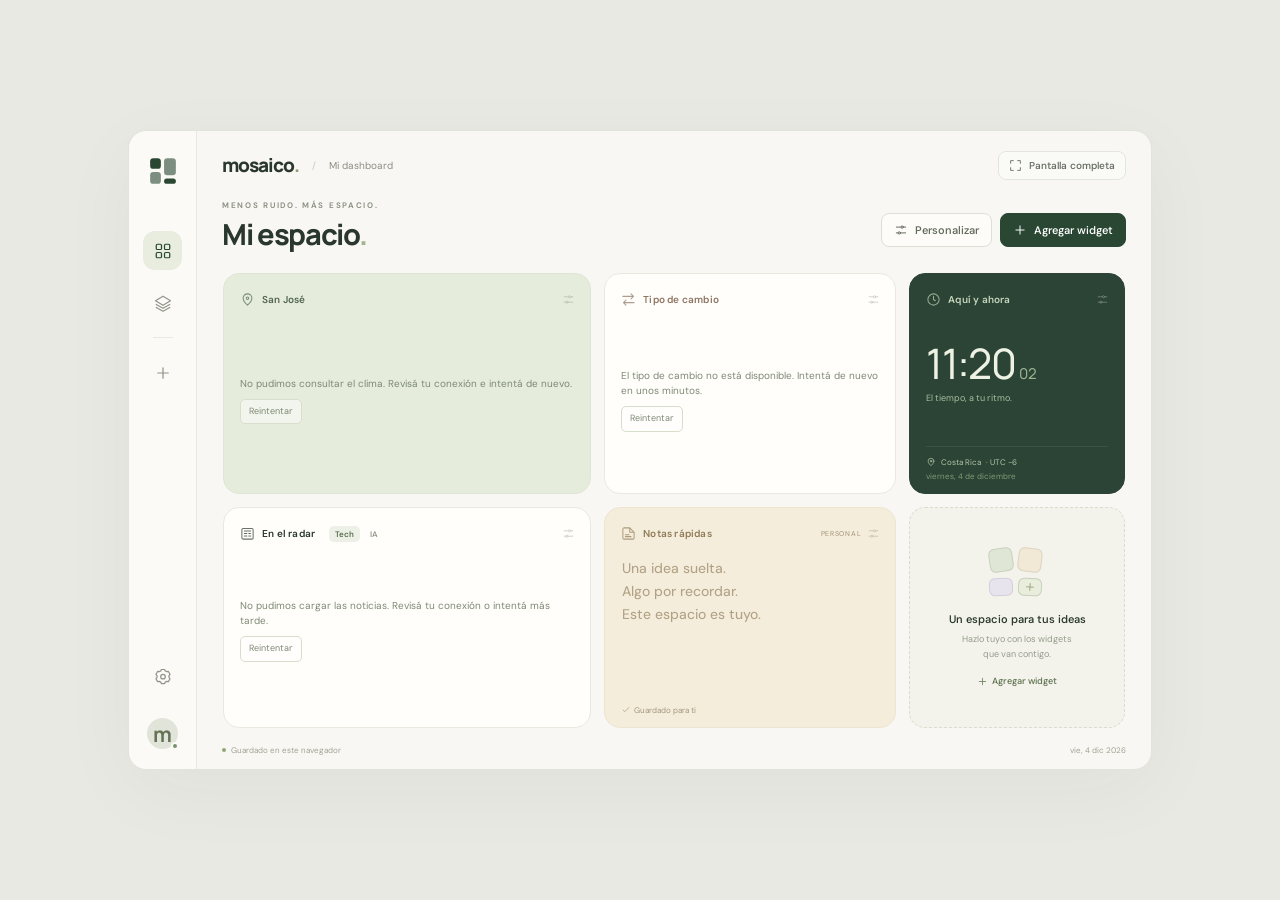
<file: index.html>
<!doctype html>
<html lang="es">
<head>
  <meta charset="UTF-8">
  <meta name="viewport" content="width=device-width,initial-scale=1,viewport-fit=cover">
  <meta name="theme-color" content="#f6f5f1">
  <meta name="description" content="Mosaico: tu dashboard modular de clima, noticias, tipo de cambio y widgets personales.">
  <title>Mosaico — Tu espacio, a tu ritmo</title>
  <script defer src="./js/boot.js?v=20261105-fill4"></script>
  <style>[hidden]{display:none!important}#entry-fallback{font:16px/1.5 Arial,sans-serif;max-width:640px;margin:24px;padding:16px;color:#263d30}#entry-fallback a{color:#285a40}</style>
</head>
<body>
  <section id="entry-fallback" aria-live="polite"><h1>Mosaico</h1><p id="entry-message">Preparando tu espacio. Si no aparece, abre la vista para el marco.</p><p><a id="entry-frame-link" href="./frame.html?v=20261105-fill4">Abrir la vista para el marco</a></p><noscript>Activa JavaScript o abre la vista para el marco para ver sus widgets.</noscript></section>
  <div id="dashboard-root" hidden>
  <div class="app-shell" id="app">
    <aside class="sidebar" aria-label="Navegación principal">
      <a class="brand" href="./" aria-label="Mosaico, inicio"><svg viewBox="0 0 28 28" fill="none" aria-hidden="true"><rect x="2" y="2" width="10" height="10" rx="3" fill="currentColor"/><rect x="15" y="2" width="11" height="16" rx="3" fill="currentColor" opacity=".6"/><rect x="2" y="15" width="10" height="11" rx="3" fill="currentColor" opacity=".6"/><rect x="15" y="21" width="11" height="5" rx="2.5" fill="currentColor"/></svg></a>
      <div class="nav-stack">
        <button class="nav-button active" id="home-button" title="Mi espacio" aria-label="Mi espacio" data-icon="grid"></button>
        <button class="nav-button" id="library-button" title="Biblioteca de widgets" aria-label="Biblioteca de widgets" data-icon="layers"></button>
        <div class="nav-divider"></div>
        <button class="nav-button" id="sidebar-add" title="Agregar widget" aria-label="Agregar widget" data-icon="plus"></button>
      </div>
      <div class="nav-bottom">
        <button class="nav-button" id="settings-button" title="Ajustes" aria-label="Ajustes" data-icon="settings"></button>
        <button class="avatar" id="about-button" title="Acerca de Mosaico" aria-label="Acerca de Mosaico">m<span></span></button>
      </div>
    </aside>
    <main>
      <div class="topbar">
        <div class="breadcrumb"><span class="wordmark">mosaico<span class="brand-dot">.</span></span><span class="breadcrumb-divider">/</span><span>Mi dashboard</span></div>
        <button class="button fullscreen-button" id="fullscreen-button"><span data-icon="expand"></span><span class="fullscreen-label">Pantalla completa</span></button>
      </div>
      <header class="workspace-heading">
        <div><div class="eyebrow">MENOS RUIDO. MÁS ESPACIO.</div><h1>Mi espacio<span class="heading-dot">.</span></h1></div>
        <div class="heading-actions"><button class="button edit-button" id="edit-button"><span data-icon="sliders"></span><span>Personalizar</span></button><button class="button primary" id="add-button"><span data-icon="plus"></span>Agregar widget</button></div>
      </header>
      <section class="dashboard-scroll" aria-label="Tus widgets"><p id="startup-status" hidden role="status">No pudimos iniciar Mosaico. <a href="./frame.html?v=20261105-fill4">Abrir la vista para el marco</a>. Tus datos guardados se conservan.</p><noscript>Activa JavaScript para ver tus widgets.</noscript><div class="widget-grid" id="widget-grid"></div></section>
      <footer><span><span class="status-dot"></span><span id="save-status">Todo en su lugar</span></span><span id="footer-date"></span></footer>
    </main>
  </div>
  <dialog id="catalog-dialog" class="catalog-dialog">
    <div class="dialog-header"><div><div class="eyebrow">HECHO A TU MEDIDA</div><h2>Un lugar para todo.</h2><p>Elige qué quieres tener a mano.</p></div><button class="icon-button close-dialog" aria-label="Cerrar" data-icon="x"></button></div>
    <div class="catalog-search"><span data-icon="search"></span><input id="catalog-search" placeholder="Buscar un widget…" aria-label="Buscar widgets"></div>
    <div class="catalog-tabs" role="group" aria-label="Filtrar widgets"><button class="selected" data-category="all">Todos</button><button data-category="daily">Tu día</button><button data-category="personal">Personales</button></div>
    <div class="catalog-grid" id="catalog-grid"></div>
    <div class="catalog-footer"><span data-icon="code"></span><span>Tu espacio puede crecer. Agrega tus propios módulos al registro de widgets.</span></div>
  </dialog>
  <dialog id="config-dialog" class="config-dialog"><div class="dialog-header"><div><div class="eyebrow">DALE TU TOQUE</div><h2 id="config-heading">Configurar widget</h2></div><button class="icon-button close-dialog" aria-label="Cerrar" data-icon="x"></button></div><form id="config-form"></form></dialog>
  <dialog id="settings-dialog" class="settings-dialog"><div class="dialog-header"><div><div class="eyebrow">TU ESPACIO</div><h2>Ajustes</h2></div><button class="icon-button close-dialog" aria-label="Cerrar" data-icon="x"></button></div><div class="settings-content"><div class="setting-info"><span data-icon="monitor"></span><div><strong>1024 × 640 píxeles</strong><p>El tamaño máximo de Mosaico. En pantalla completa, tu dashboard permanece centrado.</p></div></div><div class="setting-info"><span data-icon="hard-drive"></span><div><strong>Guardado en este navegador</strong><p>Tu distribución, notas y widgets se conservan en este dispositivo.</p></div></div><button class="button wide" id="export-button"><span data-icon="download"></span>Exportar mi espacio</button><label class="button wide import-button"><span data-icon="upload"></span>Importar un espacio<input type="file" id="import-input" accept="application/json,.json" hidden></label><button class="button wide danger" id="reset-button"><span data-icon="rotate"></span>Restablecer distribución inicial</button><p class="settings-note">Restablecer elimina los widgets y notas de este navegador. Puedes exportarlos antes.</p></div></dialog>
  <dialog id="about-dialog" class="settings-dialog"><div class="dialog-header"><div><div class="eyebrow">BIENVENIDO A MOSAICO</div><h2>Tu espacio, a tu ritmo.</h2></div><button class="icon-button close-dialog" aria-label="Cerrar" data-icon="x"></button></div><div class="settings-content about-content"><p>Una pequeña ventana para las cosas que importan. Agrega widgets, edita sus opciones y organiza tu día a tu manera.</p><p><strong>Para organizar:</strong> pulsa Personalizar. Arrastra las tarjetas o usa sus flechas para moverlas. Cada widget tiene un botón de ajustes.</p><p><strong>Datos:</strong> clima de <a href="https://open-meteo.com/" target="_blank" rel="noopener noreferrer">Open-Meteo</a>, cambio de <a href="https://api.hacienda.go.cr/docs/" target="_blank" rel="noopener noreferrer">Hacienda</a> y noticias de <a href="https://news.ycombinator.com/" target="_blank" rel="noopener noreferrer">Hacker News</a>. Cada módulo muestra su fuente y actualización.</p><p><strong>Widgets propios:</strong> puedes crear indicadores desde la biblioteca o registrar nuevos módulos en el código del proyecto.</p></div></dialog>
  <div class="toast" id="toast" role="status" aria-live="polite"></div>
  </div>
</body>
</html>
</file>
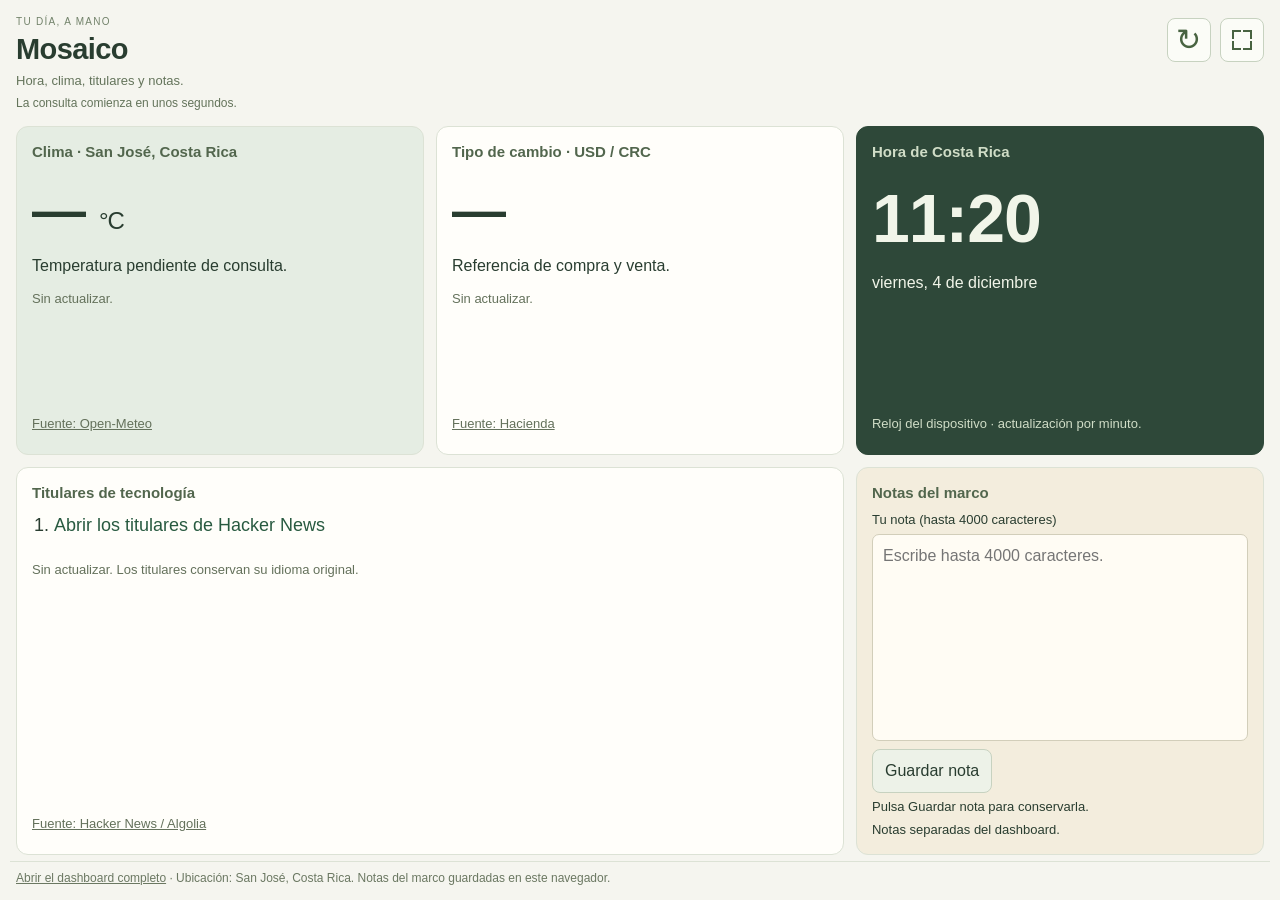
<file: frame.html>
<!doctype html>
<html lang="es">
<head>
  <meta charset="utf-8">
  <meta name="viewport" content="width=device-width,initial-scale=1">
  <meta name="theme-color" content="#f6f5f0">
  <meta name="mosaico-frame-version" content="20261105-fill4">
  <title>Mosaico para el marco</title>
  <link rel="icon" href="data:,">
  <style>
    html{background:#f5f5ef;color:#293d30;font-family:Arial,Helvetica,sans-serif;font-size:16px;-webkit-text-size-adjust:100%;text-size-adjust:100%}
    body{width:100%;min-height:100vh;margin:0;padding:10px;box-sizing:border-box}
    h1{font-size:29px;line-height:1.1;letter-spacing:-.6px;margin:0}h2{font-size:15px;line-height:1.3;margin:0 0 10px;color:#52664d}
    p{line-height:1.4;margin:6px 0}a{color:#285a40;overflow-wrap:break-word}button,textarea{font:inherit;color:inherit}
    button{min-height:44px;padding:9px 14px;background:#edf2e8;border:1px solid #c7d2c0;border-radius:8px;box-sizing:border-box}
    button:disabled{color:#889480;background:#f0f2eb}button:focus,textarea:focus,a:focus{outline:2px solid #4b7052;outline-offset:2px}
    header{padding:5px 6px 8px}.heading-line{display:flex;align-items:center;justify-content:space-between}.eyebrow{font-size:10px;letter-spacing:1.3px;color:#73836b;margin:0 0 5px}.header-actions{white-space:nowrap;margin-left:12px}
    .frame-action{width:44px;height:44px;min-height:44px;padding:0;margin-left:5px;background:#fbfcf7;color:#486341;vertical-align:middle}
    .refresh-symbol{font:30px/1 Arial,Helvetica,sans-serif;display:inline-block;vertical-align:middle}
    .fullscreen-symbol{display:inline-block;position:relative;width:20px;height:20px;vertical-align:middle}
    .fullscreen-symbol i{position:absolute;width:7px;height:7px;border-color:currentColor;border-style:solid;border-width:0}
    .fullscreen-symbol .corner-tl{left:0;top:0;border-top-width:2px;border-left-width:2px}.fullscreen-symbol .corner-tr{right:0;top:0;border-top-width:2px;border-right-width:2px}
    .fullscreen-symbol .corner-bl{left:0;bottom:0;border-bottom-width:2px;border-left-width:2px}.fullscreen-symbol .corner-br{right:0;bottom:0;border-bottom-width:2px;border-right-width:2px}
    [aria-pressed="true"] .corner-tl{left:2px;top:2px;border-width:0 2px 2px 0}[aria-pressed="true"] .corner-tr{right:2px;top:2px;border-width:0 0 2px 2px}
    [aria-pressed="true"] .corner-bl{left:2px;bottom:2px;border-width:2px 2px 0 0}[aria-pressed="true"] .corner-br{right:2px;bottom:2px;border-width:2px 0 0 2px}
    header>.intro{font-size:13px;color:#64745b;margin:6px 0 2px}
    .cards:after,.card-row:after{content:"";display:table;clear:both}
    .card{float:left;display:flex;flex-direction:column;box-sizing:border-box;width:calc(33.333% - 12px);margin:6px;padding:15px;min-height:196px;border:1px solid #dce2d5;border-radius:12px;background:#fffefa;overflow-wrap:break-word}
    .wide{width:calc(66.666% - 12px);min-height:248px}.notes{min-height:248px;background:#f3eddd}
    .weather{background:#e5ede3}.clock{background:#2e4839;color:#f1f5e9;border-color:#2e4839}.clock h2,.clock .source{color:#d0ddc7}
    .value{font-size:44px;font-weight:bold;letter-spacing:-1px;line-height:1.15;margin:8px 0}.value small{font-size:24px;font-weight:normal}#frame-clock-value{font-size:56px}
    .detail{font-size:16px}.source,.status{font-size:13px;color:#64715b;line-height:1.4}.status{min-height:18px}.source{margin-top:auto;padding-top:9px}.source a{color:inherit}
    ol{padding-left:22px;margin:0}li{padding:0 0 11px;line-height:1.45}li a{text-decoration:none}li a:hover{text-decoration:underline}
    textarea{display:block;flex:1 1 auto;box-sizing:border-box;width:100%;height:78px;min-height:78px;margin-top:5px;padding:10px;border:1px solid #d2ceba;border-radius:7px;background:#fffcf4;resize:none;line-height:1.4}
    .notes button{align-self:flex-start;margin-top:8px;padding:8px 12px}.notes p{font-size:13px;margin:5px 0 0}.notes label{font-size:13px;line-height:1.3}
    footer{clear:both;padding:8px 6px 3px;font-size:12px;line-height:1.4;color:#6b7862;border-top:1px solid #dce2d5}footer a{color:inherit}
    #frame-network-status,#frame-fullscreen-status{display:inline-block;font-size:12px;line-height:1.4;margin:3px 12px 0 0;color:#64745b}#frame-fullscreen-status:empty{display:none}
    body[data-roomy="true"] .value{font-size:54px}body[data-roomy="true"] #frame-clock-value{font-size:68px}body[data-roomy="true"] li{font-size:18px;line-height:1.5;padding-bottom:16px}
    @media(min-width:701px) and (max-height:700px){header .intro,header .eyebrow{display:none}header{padding-top:2px;padding-bottom:5px}.card{padding:13px}.card h2{margin-bottom:7px}.card p{margin:4px 0}.card .value{margin:5px 0}.card .source{margin-top:auto;margin-bottom:0;padding-top:5px}.notes p{margin:4px 0 0}.notes textarea{height:74px;min-height:74px}.notes button{margin-top:6px}}
    @media(max-width:700px){body{padding:8px}.card,.wide{width:calc(100% - 12px);min-height:0}.card{padding:15px}.value{font-size:40px}#frame-clock-value{font-size:50px}header{padding:4px 6px 8px}h1{font-size:27px}.notes textarea{height:130px;min-height:130px;resize:vertical}.header-actions{margin-left:6px}.frame-action{margin-left:3px}footer{font-size:12px}}
  </style>
</head>
<body>
  <header>
    <div class="heading-line"><div><p class="eyebrow">TU DÍA, A MANO</p><h1>Mosaico</h1></div><div class="header-actions">
      <button class="frame-action" id="frame-refresh" type="button" aria-label="Actualizar datos" title="Actualizar datos" disabled><span class="refresh-symbol" aria-hidden="true">↻</span></button>
      <button class="frame-action" id="frame-fullscreen" type="button" aria-label="Pantalla completa" title="Pantalla completa" aria-pressed="false" disabled><span class="fullscreen-symbol" aria-hidden="true"><i class="corner-tl"></i><i class="corner-tr"></i><i class="corner-bl"></i><i class="corner-br"></i></span></button>
    </div></div>
    <p class="intro">Hora, clima, titulares y notas.</p>
    <span id="frame-network-status" role="status">Los datos se consultan al conectar.</span>
    <span id="frame-fullscreen-status" role="status"></span>
    <noscript><p>Esta vista puede leerse sin JavaScript. Abre las fuentes para consultar datos actuales; las notas escritas aquí no se guardan.</p></noscript>
  </header>
  <main class="cards" aria-label="Tus widgets">
    <div class="card-row" id="frame-primary">
    <section class="card weather" aria-labelledby="frame-weather-heading">
      <h2 id="frame-weather-heading">Clima · San José, Costa Rica</h2>
      <p class="value" id="frame-weather-value">— <small>°C</small></p>
      <p class="detail" id="frame-weather-detail">Temperatura pendiente de consulta.</p>
      <p class="status" id="frame-weather-status" role="status">Sin actualizar.</p>
      <p class="source"><a href="https://open-meteo.com/" rel="noreferrer">Fuente: Open-Meteo</a></p>
    </section>
    <section class="card" aria-labelledby="frame-exchange-heading">
      <h2 id="frame-exchange-heading">Tipo de cambio · USD / CRC</h2>
      <p class="value" id="frame-exchange-value">—</p>
      <p class="detail" id="frame-exchange-detail">Referencia de compra y venta.</p>
      <p class="status" id="frame-exchange-status" role="status">Sin actualizar.</p>
      <p class="source"><a href="https://api.hacienda.go.cr/indicadores/tc/dolar" rel="noreferrer">Fuente: Hacienda</a></p>
    </section>
    <section class="card clock" aria-labelledby="frame-clock-heading">
      <h2 id="frame-clock-heading">Hora de Costa Rica</h2>
      <p class="value" id="frame-clock-value">UTC −6</p>
      <p class="detail" id="frame-clock-date">La hora aparece al activar JavaScript.</p>
      <p class="source">Reloj del dispositivo · actualización por minuto.</p>
    </section>
    </div>
    <div class="card-row" id="frame-secondary">
    <section class="card wide" aria-labelledby="frame-news-heading">
      <h2 id="frame-news-heading">Titulares de tecnología</h2>
      <ol id="frame-news-list"><li><a href="https://news.ycombinator.com/" rel="noreferrer">Abrir los titulares de Hacker News</a></li></ol>
      <p class="status" id="frame-news-status" role="status">Sin actualizar. Los titulares conservan su idioma original.</p>
      <p class="source"><a href="https://hn.algolia.com/" rel="noreferrer">Fuente: Hacker News / Algolia</a></p>
    </section>
    <section class="card notes" aria-labelledby="frame-notes-heading">
      <h2 id="frame-notes-heading">Notas del marco</h2>
      <label for="frame-note">Tu nota (hasta 4000 caracteres)</label>
      <textarea id="frame-note" maxlength="4000" placeholder="Escribe hasta 4000 caracteres."></textarea>
      <button id="frame-save-note" type="button" disabled>Guardar nota</button>
      <p id="frame-note-status" role="status">Guardar requiere JavaScript.</p>
      <p>Notas separadas del dashboard.</p>
    </section>
    </div>
  </main>
  <footer>
    <a href="./?dashboard=1">Abrir el dashboard completo</a> · Ubicación: San José, Costa Rica. Notas del marco guardadas en este navegador.
  </footer>
  <script>
  (function () {
    'use strict';
    var NOTE_KEY = 'mosaico:frame:note:v1';
    var MAX_NOTE = 4000, MAX_RESPONSE = 32768;
    var refresh = document.getElementById('frame-refresh');
    var networkStatus = document.getElementById('frame-network-status');
    var note = document.getElementById('frame-note');
    var noteStatus = document.getElementById('frame-note-status');
    var saveNote = document.getElementById('frame-save-note');
    var noteWritable = true, running = false, jobs = [], nextJob = 0;
    var paused = false, autoPending = false, autoTimer = 0;
    var offlineStart = /(?:\?|&)offline=1(?:&|$)/.test(location.search);
    var days = ['domingo','lunes','martes','miércoles','jueves','viernes','sábado'];
    var months = ['enero','febrero','marzo','abril','mayo','junio','julio','agosto','septiembre','octubre','noviembre','diciembre'];
    function setText(id, value) { document.getElementById(id).textContent = value; if (typeof window.MosaicoFrameResize === 'function') window.MosaicoFrameResize(); }
    function finite(value) { return typeof value === 'number' && isFinite(value); }
    function pad(value) { return value < 10 ? '0' + value : String(value); }
    function clock() {
      if (document.hidden) return;
      var date = new Date(new Date().getTime() - 21600000);
      setText('frame-clock-value', pad(date.getUTCHours()) + ':' + pad(date.getUTCMinutes()));
      setText('frame-clock-date', days[date.getUTCDay()] + ', ' + date.getUTCDate() + ' de ' + months[date.getUTCMonth()]);
    }
    try {
      var storedNote = localStorage.getItem(NOTE_KEY);
      if (storedNote !== null && storedNote.length > MAX_NOTE) {
        noteWritable = false; note.disabled = true;
        noteStatus.textContent = 'La nota guardada supera el límite y se conserva sin cambios.';
      } else {
        note.value = storedNote || '';
        noteStatus.textContent = storedNote === null ? 'Pulsa Guardar nota para conservarla.' : 'Nota recuperada de este navegador.';
      }
    } catch (error) {
      noteWritable = false;
      noteStatus.textContent = 'No se puede acceder a tus notas. Puedes escribir, pero no guardar.';
    }
    saveNote.disabled = !noteWritable;
    note.oninput = function () {
      noteStatus.textContent = noteWritable ? 'Cambios sin guardar. Pulsa Guardar nota.' : 'Esta nota no se puede guardar; conserva una copia.';
    };
    saveNote.onclick = function () {
      if (!noteWritable) return;
      if (note.value.length > MAX_NOTE) { noteStatus.textContent = 'La nota admite hasta 4000 caracteres.'; return; }
      try { localStorage.setItem(NOTE_KEY, note.value); noteStatus.textContent = 'Nota guardada en este navegador.'; }
      catch (error) { noteStatus.textContent = 'No se pudo guardar. El texto sigue aquí; conserva una copia.'; }
    };
    function description(code) {
      if (code === 0) return 'Despejado';
      if (code === 1 || code === 2) return 'Parcialmente nublado';
      if (code === 3) return 'Nublado';
      if (code === 45 || code === 48) return 'Neblina';
      if (code >= 51 && code <= 57) return 'Llovizna';
      if (code >= 61 && code <= 67 || code >= 80 && code <= 82) return 'Lluvia';
      if (code >= 71 && code <= 77 || code === 85 || code === 86) return 'Nieve';
      if (code >= 95 && code <= 99) return 'Tormenta';
      return 'Condiciones variables';
    }
    function weather(body) {
      var current = body && body.current;
      if (!current || !finite(current.temperature_2m) || !finite(current.weather_code)) throw new Error('Datos de clima incompletos.');
      setText('frame-weather-value', Math.round(current.temperature_2m) + ' °C');
      setText('frame-weather-detail', description(current.weather_code));
    }
    function exchange(body) {
      var buy = body && body.compra, sell = body && body.venta;
      if (!buy || !sell || !finite(buy.valor) || !finite(sell.valor) || buy.valor <= 0 || sell.valor <= 0) throw new Error('Tipo de cambio incompleto.');
      var stamp = typeof sell.fecha === 'string' && /^\d{4}-\d{2}-\d{2}$/.test(sell.fecha) ? ' · ' + sell.fecha : '';
      setText('frame-exchange-value', '₡ ' + sell.valor.toFixed(2));
      setText('frame-exchange-detail', '1 USD · Venta ' + sell.valor.toFixed(2) + ' · Compra ' + buy.valor.toFixed(2) + stamp);
    }
    function news(body) {
      if (!body || Object.prototype.toString.call(body.hits) !== '[object Array]') throw new Error('Titulares incompletos.');
      var fragment = document.createDocumentFragment(), count = 0, i, item, link, row, href;
      for (i = 0; i < body.hits.length && i < 3; i++) {
        item = body.hits[i];
        if (!item || typeof item.title !== 'string' || !item.title) continue;
        href = typeof item.url === 'string' && /^https?:\/\/[^\s]+$/i.test(item.url) && item.url.length <= 2048 ? item.url : '';
        if (!href && (typeof item.objectID === 'string' || typeof item.objectID === 'number')) href = 'https://news.ycombinator.com/item?id=' + encodeURIComponent(String(item.objectID).slice(0,40));
        if (!href) continue;
        row = document.createElement('li'); link = document.createElement('a');
        link.href = href; link.rel = 'noreferrer'; link.textContent = item.title.slice(0,180);
        row.appendChild(link); fragment.appendChild(row); count++;
      }
      if (!count) throw new Error('No hay titulares disponibles.');
      var list = document.getElementById('frame-news-list');
      while (list.firstChild) list.removeChild(list.firstChild);
      list.appendChild(fragment);
    }
    function request(job, done) {
      var xhr, timer = 0, ended = false;
      function finish(message) {
        if (ended) return;
        ended = true; clearTimeout(timer);
        if (xhr) xhr.onload = xhr.onerror = xhr.ontimeout = xhr.onabort = xhr.onprogress = null;
        setText(job.status, message); done();
      }
      function stop(message) {
        if (ended) return;
        if (xhr) xhr.onabort = null;
        try { if (xhr) xhr.abort(); } catch (error) {}
        finish(message);
      }
      try {
        xhr = new XMLHttpRequest();
        xhr.open('GET', job.url, true);
        xhr.timeout = 6500;
        xhr.onload = function () {
          if (ended) return;
          try {
            if (xhr.status < 200 || xhr.status >= 300) throw new Error('Fuente no disponible.');
            if (xhr.responseText.length > MAX_RESPONSE) throw new Error('Respuesta demasiado grande.');
            job.apply(JSON.parse(xhr.responseText));
            finish('Actualizado a las ' + document.getElementById('frame-clock-value').textContent + '.');
          } catch (error) { finish('No se pudo actualizar. Pulsa Actualizar datos para reintentar.'); }
        };
        xhr.onprogress = function (event) {
          if (event.loaded > MAX_RESPONSE || event.lengthComputable && event.total > MAX_RESPONSE) stop('Respuesta demasiado grande; consulta detenida.');
        };
        xhr.onerror = function () { finish('Sin conexión con esta fuente. Puedes reintentar.'); };
        xhr.ontimeout = function () { stop('La fuente tardó demasiado. Puedes reintentar.'); };
        xhr.onabort = function () { finish('Consulta interrumpida. Puedes reintentar.'); };
        timer = setTimeout(function () { stop('La fuente tardó demasiado. Puedes reintentar.'); }, 7000);
        xhr.send(null);
      } catch (error) { finish('No se pudo consultar esta fuente. Puedes reintentar.'); }
    }
    function runNext() {
      if (nextJob >= jobs.length) {
        running = false; refresh.disabled = false; networkStatus.textContent = 'Consultas terminadas.'; return;
      }
      if (document.hidden) { paused = true; return; }
      paused = false;
      var job = jobs[nextJob++];
      setText(job.status, 'Consultando esta fuente…');
      request(job, function () { setTimeout(runNext, 250); });
    }
    function update() {
      if (running) return;
      clearTimeout(autoTimer); autoPending = false;
      running = true; nextJob = 0; refresh.disabled = true;
      networkStatus.textContent = 'Consultando una fuente a la vez…';
      jobs = [
        {url:'https://api.open-meteo.com/v1/forecast?latitude=9.93&longitude=-84.08&current=temperature_2m,weather_code&timezone=America%2FCosta_Rica&forecast_days=1',status:'frame-weather-status',apply:weather},
        {url:'https://api.hacienda.go.cr/indicadores/tc/dolar',status:'frame-exchange-status',apply:exchange},
        {url:'https://hn.algolia.com/api/v1/search?tags=front_page&hitsPerPage=3',status:'frame-news-status',apply:news}
      ];
      runNext();
    }
    clock(); setInterval(clock, 60000);
    refresh.disabled = false; refresh.onclick = update;
    document.addEventListener('visibilitychange', function () {
      if (document.hidden) return;
      clock();
      if (autoPending) update();
      else if (paused) runNext();
    });
    if (offlineStart) networkStatus.textContent = 'Consulta automática desactivada. Puedes actualizar manualmente.';
    else {
      networkStatus.textContent = 'La consulta comienza en unos segundos.';
      autoTimer = setTimeout(function () { if (document.hidden) autoPending = true; else update(); }, 4000);
    }
    document.documentElement.setAttribute('data-frame-ready','20261105-fill4');
  }());
  (function () {
    'use strict';
    var button = document.getElementById('frame-fullscreen');
    var status = document.getElementById('frame-fullscreen-status');
    var pending = null, timer = 0, wasActive = false;
    function active() {
      return Boolean(document.fullscreenElement || document.webkitFullscreenElement || document.webkitCurrentFullScreenElement || document.webkitIsFullScreen);
    }
    function sync(announce) {
      var isActive = active();
      var label = isActive ? 'Salir de pantalla completa' : 'Pantalla completa';
      button.setAttribute('aria-label', label); button.title = label;
      button.setAttribute('aria-pressed', isActive ? 'true' : 'false');
      if (pending !== null && pending === isActive) { clearTimeout(timer); pending = null; button.disabled = false; }
      if (announce && isActive) status.textContent = 'Pantalla completa activada.';
      else if (announce && wasActive) status.textContent = 'Pantalla completa desactivada.';
      wasActive = isActive;
    }
    function unavailable() {
      clearTimeout(timer); pending = null; button.disabled = false;
      sync(false);
      status.textContent = 'Usa la opción de pantalla completa del navegador.';
    }
    button.onclick = function () {
      var isActive = active();
      var target = isActive ? document : document.documentElement;
      var action = isActive
        ? document.exitFullscreen || document.webkitExitFullscreen || document.webkitCancelFullScreen
        : target.requestFullscreen || target.webkitRequestFullscreen || target.webkitRequestFullScreen;
      if (typeof action !== 'function') { unavailable(); return; }
      pending = !isActive; button.disabled = true; status.textContent = '';
      timer = setTimeout(function () { if (pending !== null) unavailable(); }, 1500);
      try {
        var result = action.call(target);
        if (result && typeof result.then === 'function') {
          result.then(function () {
            if (pending !== null && active() !== pending) unavailable();
            else sync(true);
          }, unavailable);
        }
      } catch (error) { unavailable(); }
    };
    document.addEventListener('fullscreenchange', function () { sync(true); });
    document.addEventListener('webkitfullscreenchange', function () { sync(true); });
    document.addEventListener('fullscreenerror', function () { if (pending !== null) unavailable(); });
    document.addEventListener('webkitfullscreenerror', function () { if (pending !== null) unavailable(); });
    button.disabled = false; sync(false);
  }());
  (function () {
    'use strict';
    var body = document.body, main = document.querySelector('main.cards');
    var rows = [document.getElementById('frame-primary'), document.getElementById('frame-secondary')];
    var footer = document.querySelector('footer'), timer = 0;
    function fit() {
      timer = 0;
      if (document.hidden) return;
      var width = document.documentElement.clientWidth || window.innerWidth;
      var height = window.innerHeight || document.documentElement.clientHeight;
      var wide = width > 700, i, j, cards, natural = [0, 0], margins = [0, 0];
      body.setAttribute('data-roomy', wide && height >= 800 ? 'true' : 'false');
      // Measure natural content again: shrinking a viewport must remove old heights.
      for (i = 0; i < rows.length; i++) {
        cards = rows[i].getElementsByTagName('section');
        for (j = 0; j < cards.length; j++) cards[j].style.height = '';
      }
      if (!wide) return;
      for (i = 0; i < rows.length; i++) {
        cards = rows[i].getElementsByTagName('section');
        for (j = 0; j < cards.length; j++) {
          natural[i] = Math.max(natural[i], Math.ceil(cards[j].getBoundingClientRect().height));
        }
        var style = window.getComputedStyle(cards[0]);
        margins[i] = (parseFloat(style.marginTop) || 0) + (parseFloat(style.marginBottom) || 0);
      }
      var scroll = window.pageYOffset || document.documentElement.scrollTop || body.scrollTop || 0;
      var top = main.getBoundingClientRect().top + scroll;
      var padding = parseFloat(window.getComputedStyle(body).paddingBottom) || 0;
      var available = Math.floor(height - top - footer.getBoundingClientRect().height - padding - margins[0] - margins[1]);
      var extra = Math.max(0, available - natural[0] - natural[1]);
      var first = Math.floor(extra * .42);
      var sizes = [natural[0] + first, natural[1] + extra - first];
      for (i = 0; i < rows.length; i++) {
        cards = rows[i].getElementsByTagName('section');
        for (j = 0; j < cards.length; j++) cards[j].style.height = sizes[i] + 'px';
      }
    }
    function schedule() { clearTimeout(timer); timer = setTimeout(fit, 90); }
    function screenChanged() { schedule(); setTimeout(schedule, 250); }
    window.MosaicoFrameResize = schedule;
    window.addEventListener('resize', schedule);
    window.addEventListener('orientationchange', screenChanged);
    window.addEventListener('load', schedule);
    document.addEventListener('fullscreenchange', screenChanged);
    document.addEventListener('webkitfullscreenchange', screenChanged);
    document.addEventListener('visibilitychange', schedule);
    document.addEventListener('mosaico:frame-layout', schedule);
    document.addEventListener('input', schedule);
    document.addEventListener('click', schedule);
    // Optional observer catches changing status/headline lengths; style writes are ignored.
    if (typeof window.MutationObserver === 'function') {
      var observer = new window.MutationObserver(schedule);
      observer.observe(document.querySelector('header'), {childList:true,characterData:true,subtree:true});
      observer.observe(main, {childList:true,characterData:true,subtree:true});
    }
    schedule();
  }());
  </script>
</body>
</html>
</file>
